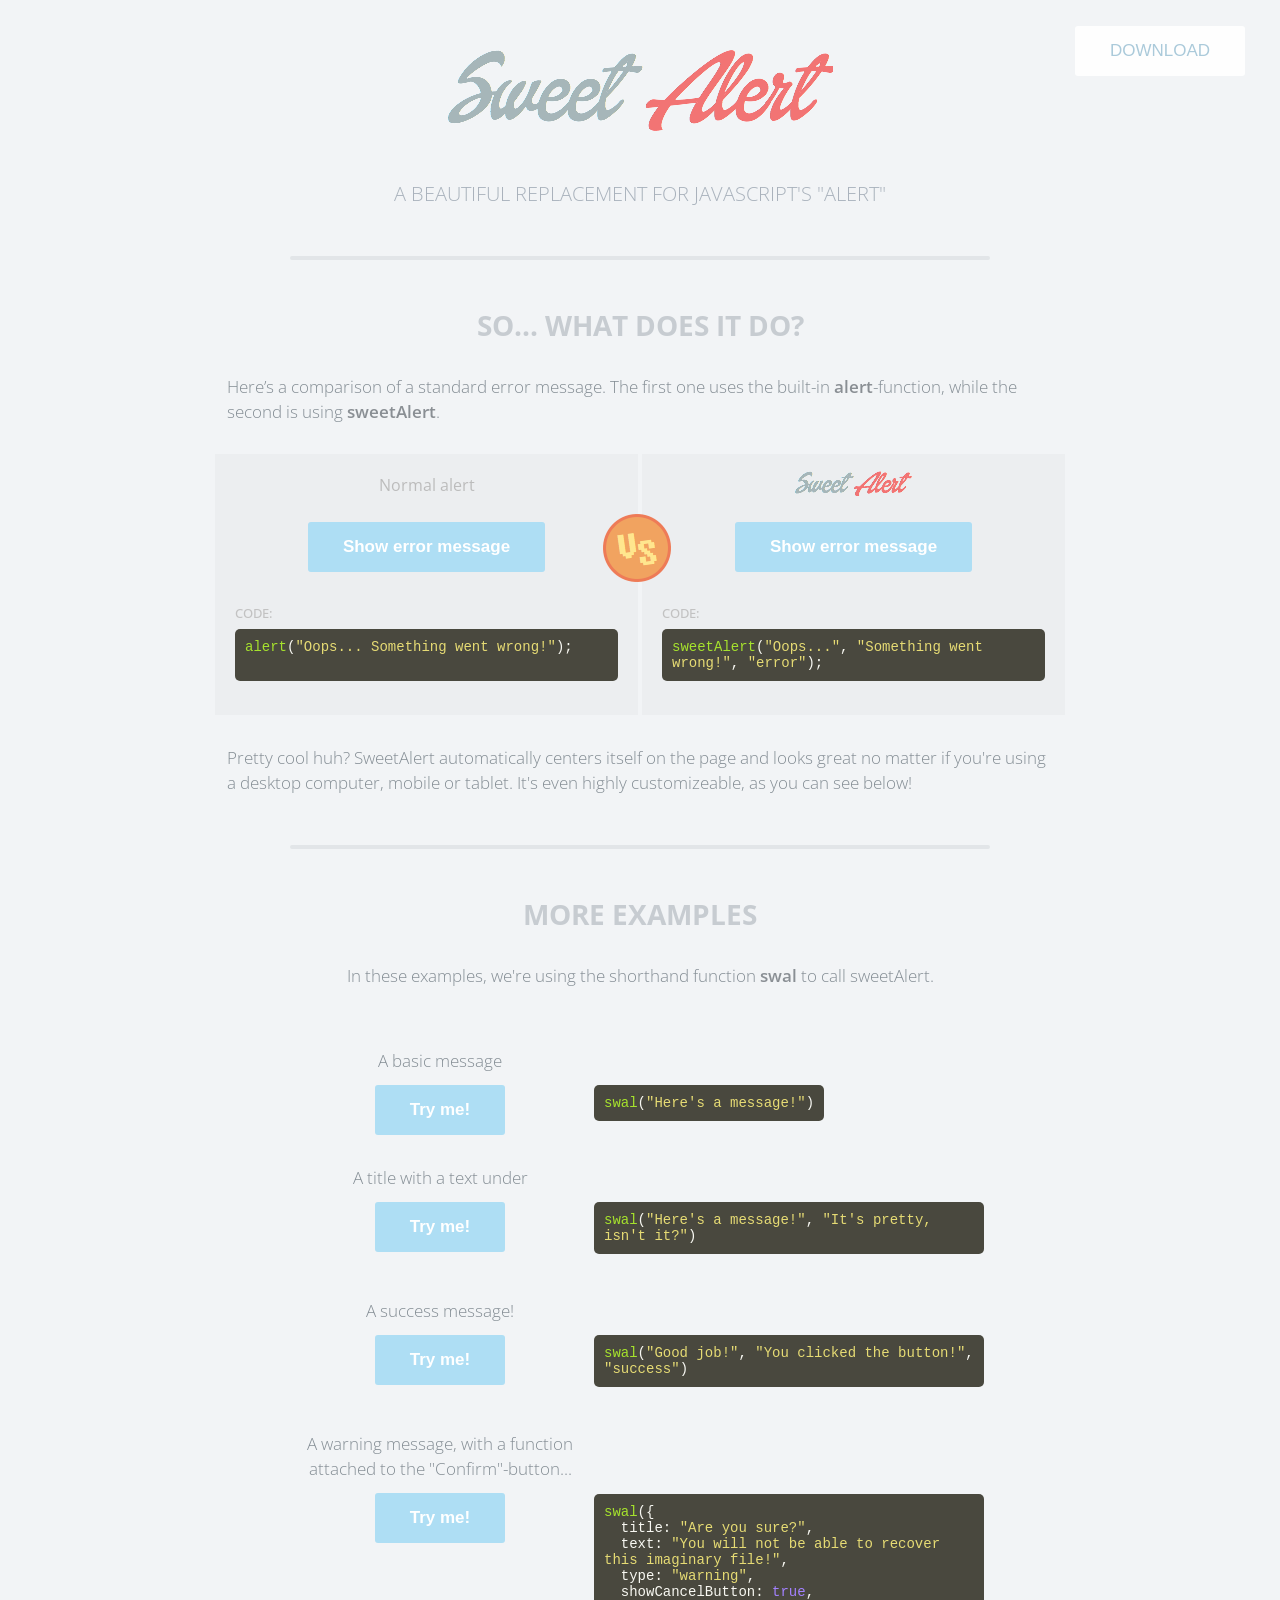
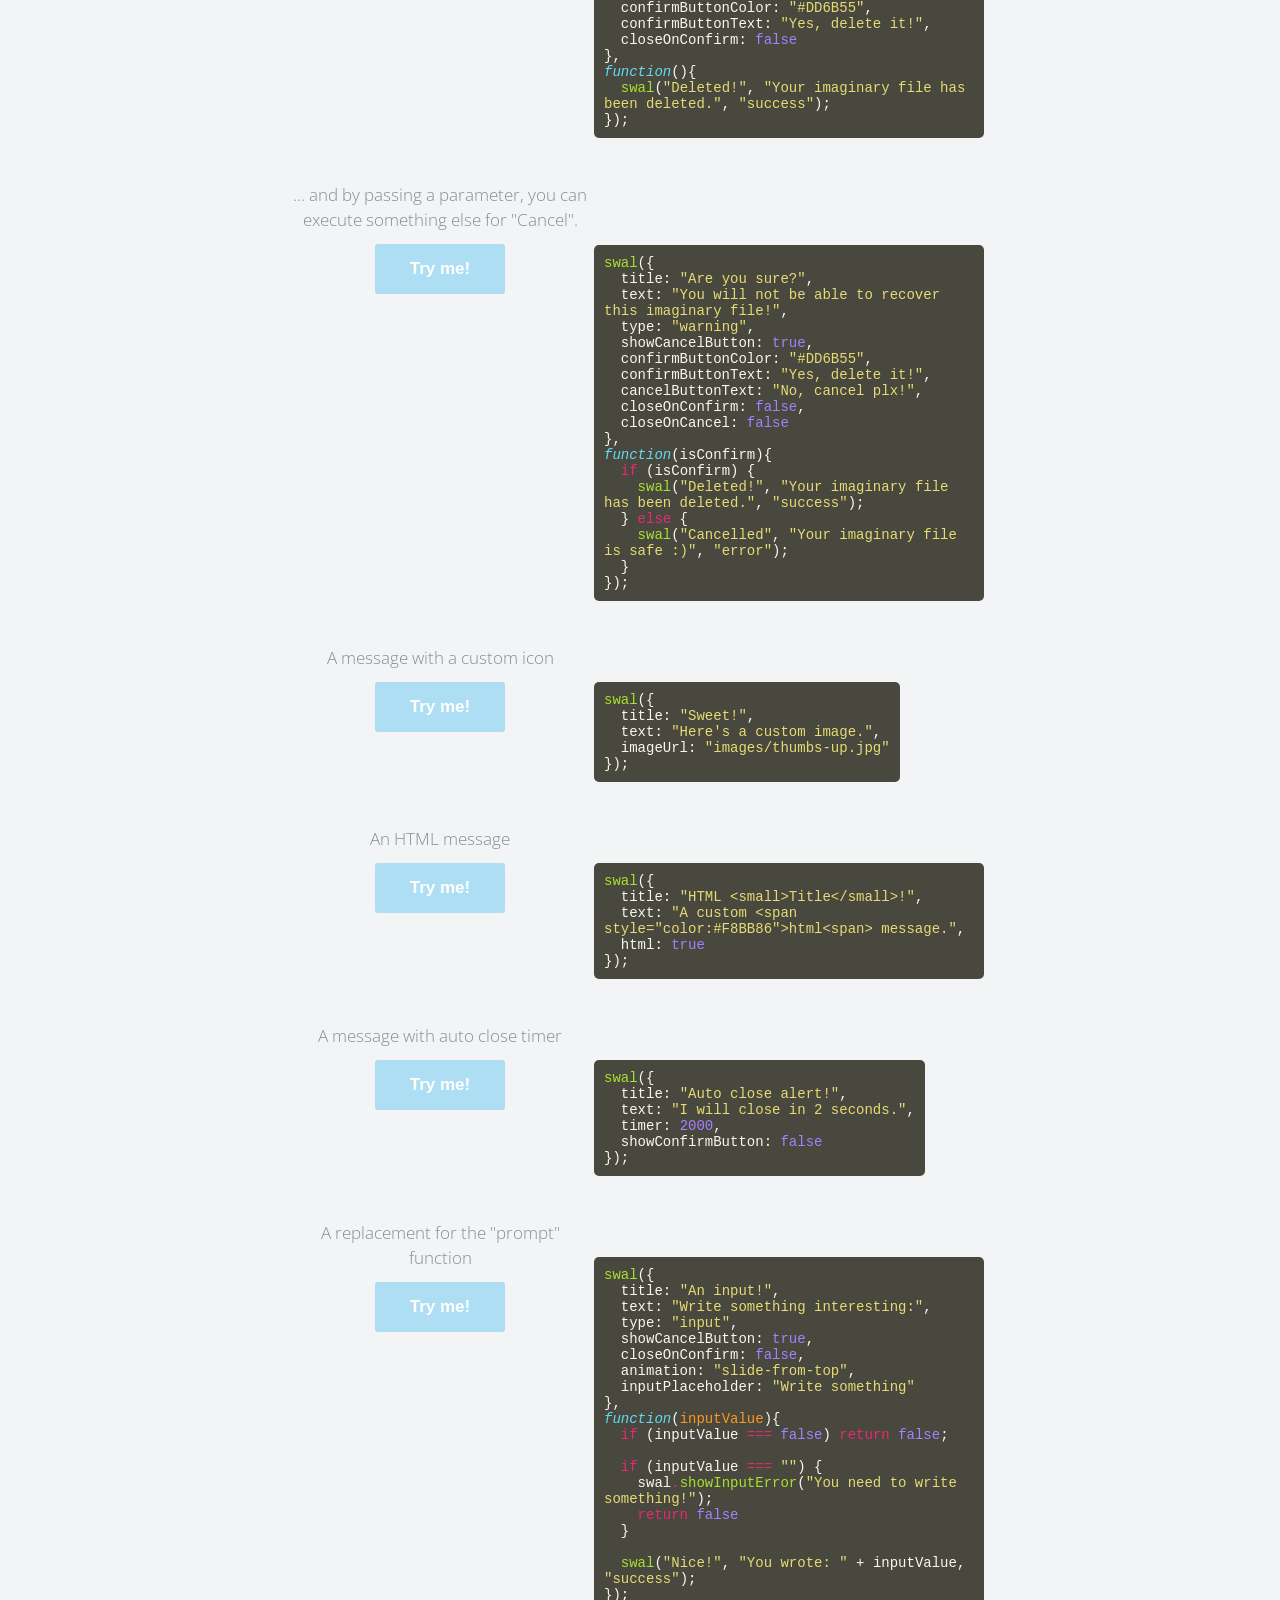
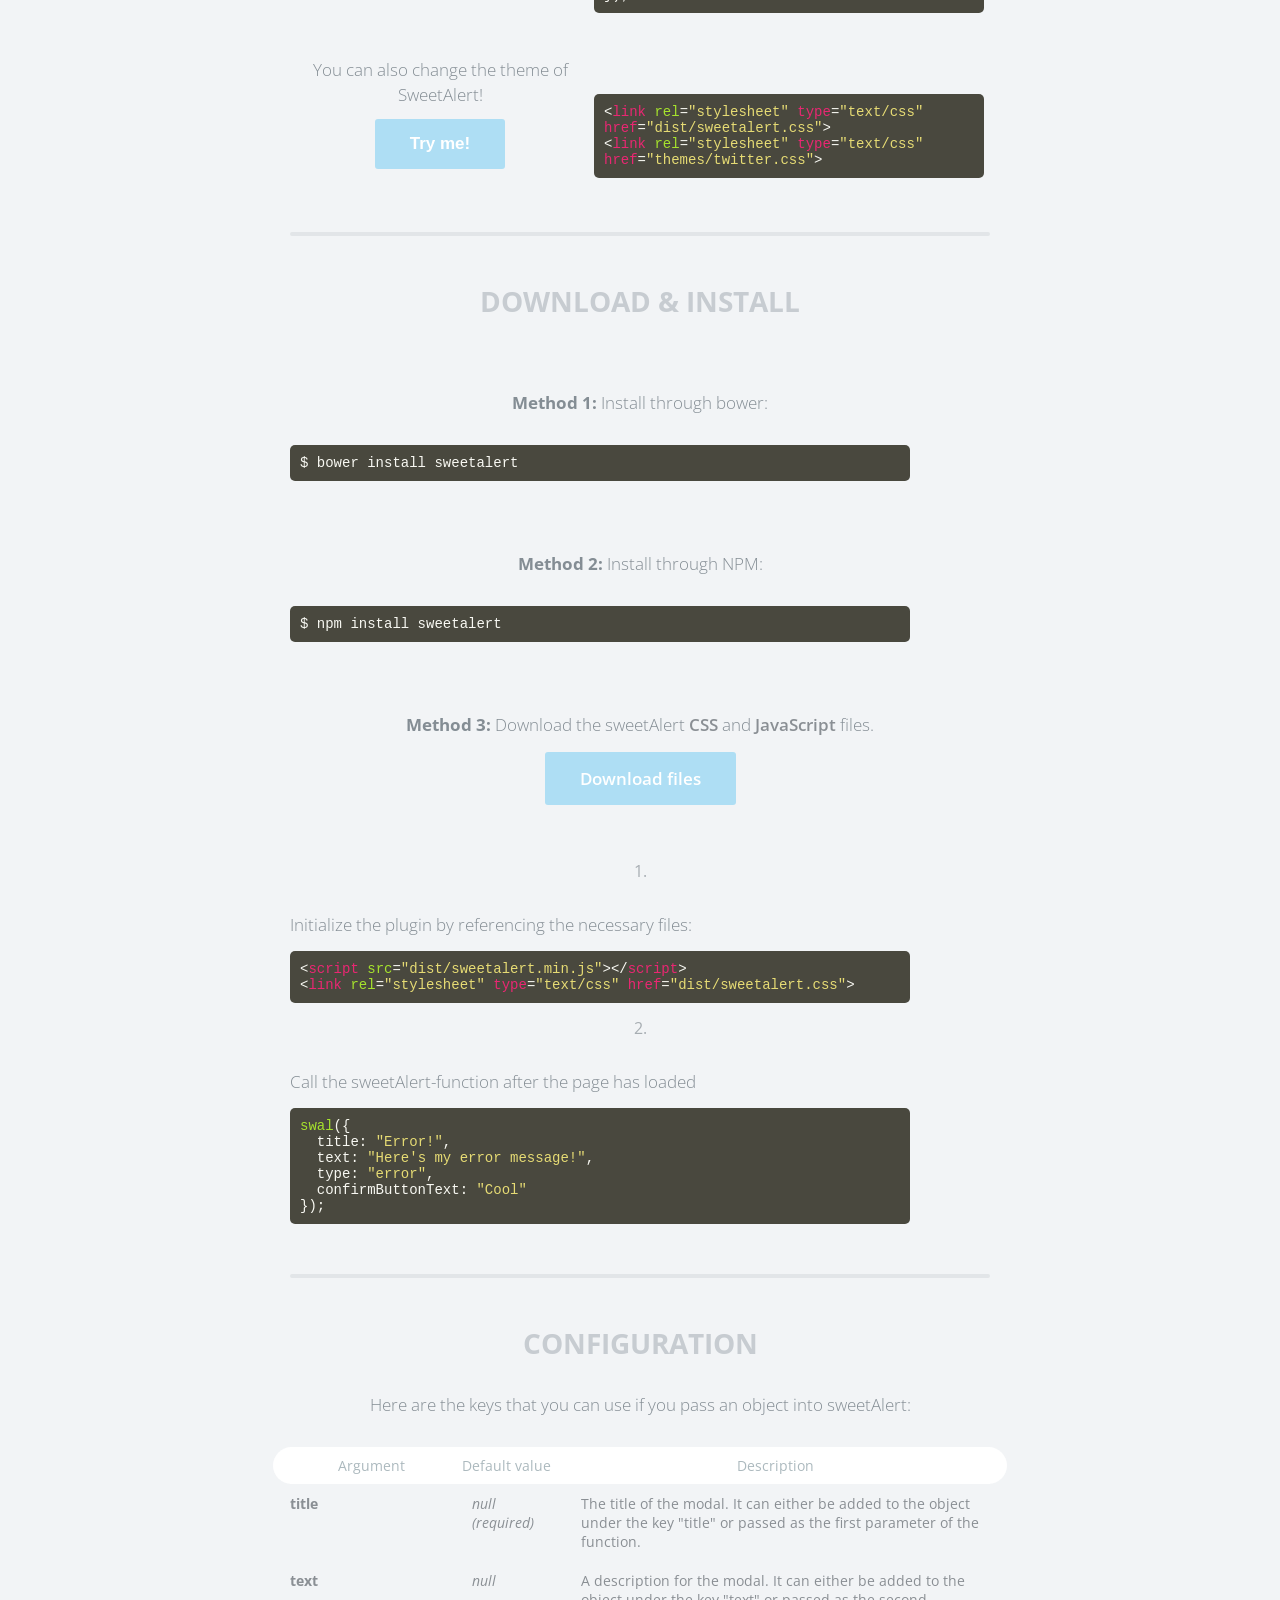
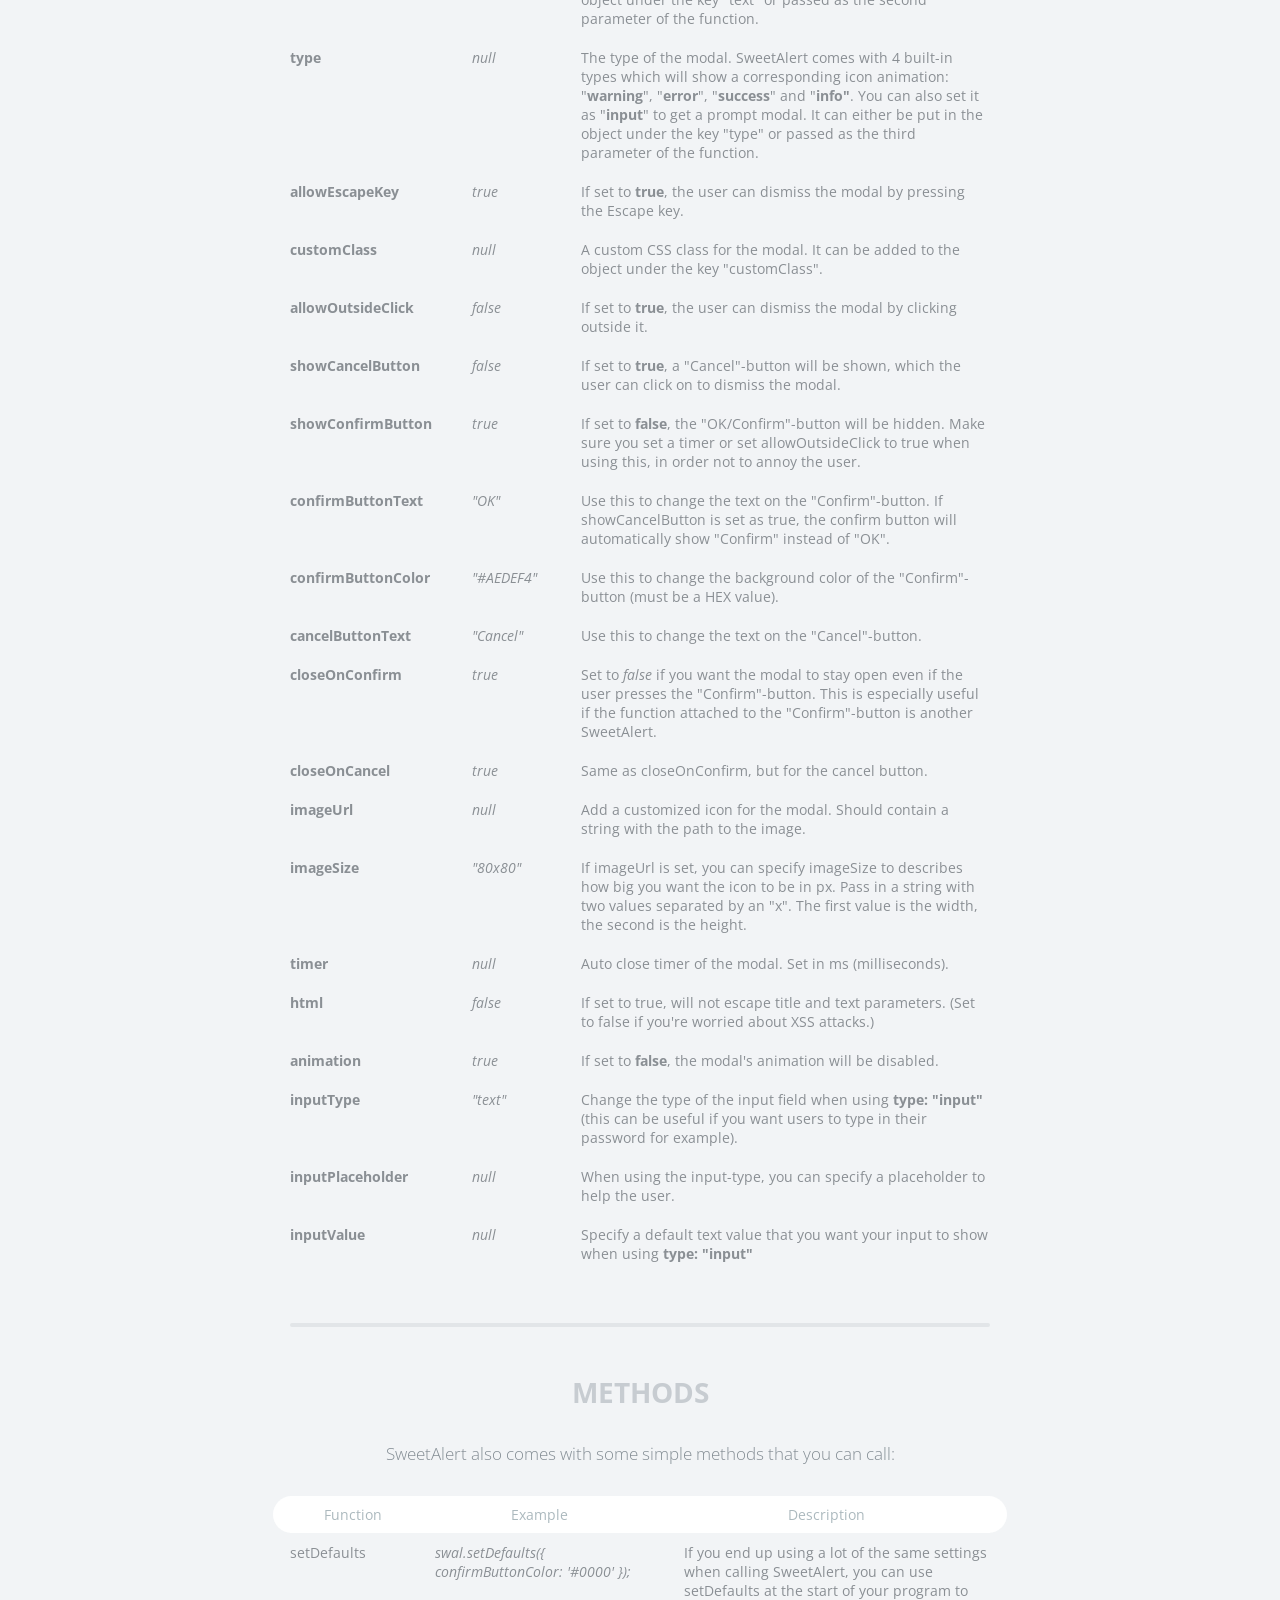
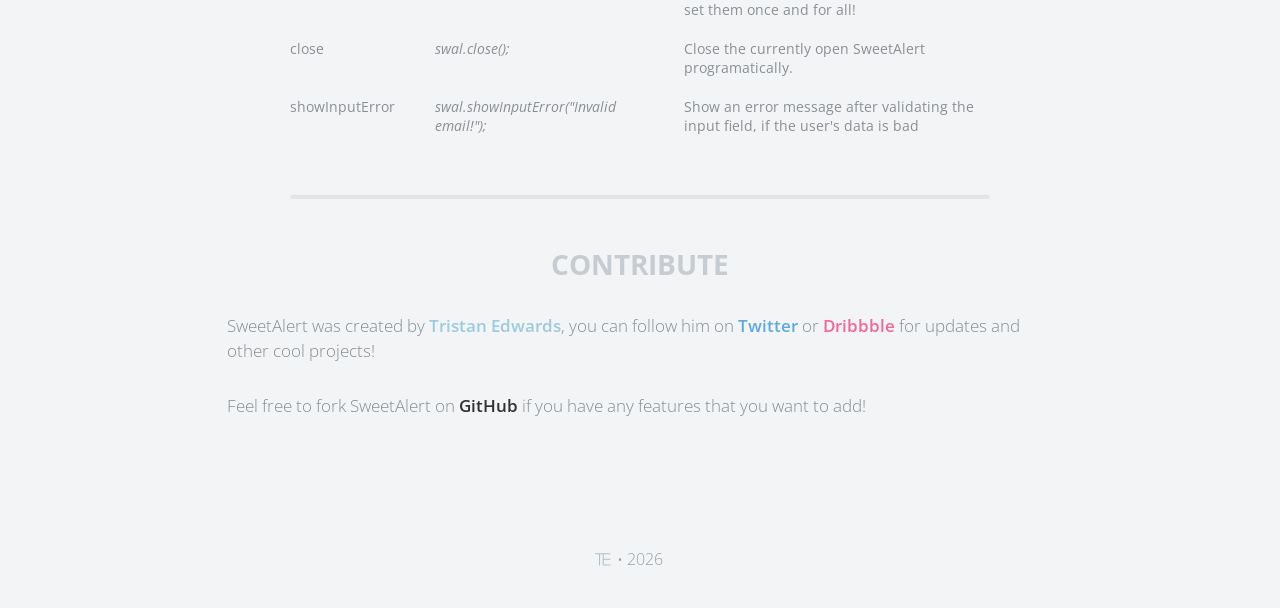
<file: bower_components/sweetalert/index.html>
<!doctype html>

<html>

<head>
  <meta charset="utf-8">
  <meta name="viewport" content="width=device-width, initial-scale=1, maximum-scale=1, user-scalable=0" />
  <title>SweetAlert</title>
  
  <link rel="stylesheet" href="example/example.css">
  <script src="https://code.jquery.com/jquery-2.1.3.min.js"></script>

  <!-- This is what you need -->
  <script src="dist/sweetalert-dev.js"></script>
  <link rel="stylesheet" href="dist/sweetalert.css">
  <!--.......................-->

</head>

<body>

<h1>Sweet Alert</h1>
<h2>A beautiful replacement for JavaScript's "Alert"</h2>
<button class="download">Download</button>

<!-- What does it do? -->
<h3>So... What does it do?</h3>
<p>Here’s a comparison of a standard error message. The first one uses the built-in <strong>alert</strong>-function, while the second is using <strong>sweetAlert</strong>.</p>

<div class="showcase normal">
	<h4>Normal alert</h4>
	<button>Show error message</button>

	<h5>Code:</h5>
	<pre><span class="attr">alert</span>(<span class="str">"Oops... Something went wrong!"</span>);

	</pre>

	<div class="vs-icon"></div>
</div>

<div class="showcase sweet">
	<h4>Sweet Alert</h4>
	<button>Show error message</button>

	<h5>Code:</h5>
	<pre><span class="attr">sweetAlert</span>(<span class="str">"Oops..."</span>, <span class="str">"Something went wrong!"</span>, <span class="str">"error"</span>);</pre>
</div>

<p>Pretty cool huh? SweetAlert automatically centers itself on the page and looks great no matter if you're using a desktop computer, mobile or tablet. It's even highly customizeable, as you can see below!</p>


<!-- Examples -->
<h3>More examples</h3>

<p class="center">In these examples, we're using the shorthand function <strong>swal</strong> to call sweetAlert.</p>

<ul class="examples">

	<li class="message">
		<div class="ui">
			<p>A basic message</p>
			<button>Try me!</button>
		</div>
		<pre><span class="attr">swal</span>(<span class="str">"Here's a message!"</span>)</pre>
	</li>

	<li class="title-text">
		<div class="ui">
			<p>A title with a text under</p>
			<button>Try me!</button>
		</div>
		<pre><span class="attr">swal</span>(<span class="str">"Here's a message!"</span>, <span class="str">"It's pretty, isn't it?"</span>)</pre>
	</li>

	<li class="success">
		<div class="ui">
			<p>A success message!</p>
			<button>Try me!</button>
		</div>
		<pre><span class="attr">swal</span>(<span class="str">"Good job!"</span>, <span class="str">"You clicked the button!"</span>, <span class="str">"success"</span>)</pre>
	</li>

	<li class="warning confirm">
		<div class="ui">
			<p>A warning message, with a function attached to the "Confirm"-button...</p>
			<button>Try me!</button>
		</div>
		<pre><span class="attr">swal</span>({
&nbsp;&nbsp;title: <span class="str">"Are you sure?"</span>,
&nbsp;&nbsp;text: <span class="str">"You will not be able to recover this imaginary file!"</span>,
&nbsp;&nbsp;type: <span class="str">"warning"</span>,
&nbsp;&nbsp;showCancelButton: <span class="val">true</span>,
&nbsp;&nbsp;confirmButtonColor: <span class="str">"#DD6B55"</span>,
&nbsp;&nbsp;confirmButtonText: <span class="str">"Yes, delete it!"</span>,
&nbsp;&nbsp;closeOnConfirm: <span class="val">false</span>
},
<span class="func"><i>function</i></span>(){
&nbsp;&nbsp;<span class="attr">swal</span>(<span class="str">"Deleted!"</span>, <span class="str">"Your imaginary file has been deleted."</span>, <span class="str">"success"</span>);
});</pre>
	</li>

	<li class="warning cancel">
		<div class="ui">
			<p>... and by passing a parameter, you can execute something else for "Cancel".</p>
			<button>Try me!</button>
		</div>
		<pre><span class="attr">swal</span>({
&nbsp;&nbsp;title: <span class="str">"Are you sure?"</span>,
&nbsp;&nbsp;text: <span class="str">"You will not be able to recover this imaginary file!"</span>,
&nbsp;&nbsp;type: <span class="str">"warning"</span>,
&nbsp;&nbsp;showCancelButton: <span class="val">true</span>,
&nbsp;&nbsp;confirmButtonColor: <span class="str">"#DD6B55"</span>,
&nbsp;&nbsp;confirmButtonText: <span class="str">"Yes, delete it!"</span>,
&nbsp;&nbsp;cancelButtonText: <span class="str">"No, cancel plx!"</span>,
&nbsp;&nbsp;closeOnConfirm: <span class="val">false</span>,
&nbsp;&nbsp;closeOnCancel: <span class="val">false</span>
},
<span class="func"><i>function</i></span>(isConfirm){
&nbsp;&nbsp;<span class="tag">if</span> (isConfirm) {
&nbsp;&nbsp;&nbsp;&nbsp;<span class="attr">swal</span>(<span class="str">"Deleted!"</span>, <span class="str">"Your imaginary file has been deleted."</span>, <span class="str">"success"</span>);
&nbsp;&nbsp;} <span class="tag">else</span> {
	&nbsp;&nbsp;&nbsp;&nbsp;<span class="attr">swal</span>(<span class="str">"Cancelled"</span>, <span class="str">"Your imaginary file is safe :)"</span>, <span class="str">"error"</span>);
&nbsp;&nbsp;}
});</pre>
	</li>

	<li class="custom-icon">
		<div class="ui">
			<p>A message with a custom icon</p>
			<button>Try me!</button>
		</div>
		<pre><span class="attr">swal</span>({
&nbsp;&nbsp;title: <span class="str">"Sweet!"</span>,
&nbsp;&nbsp;text: <span class="str">"Here's a custom image."</span>,
&nbsp;&nbsp;imageUrl: <span class="str">"images/thumbs-up.jpg"</span>
});</pre>
	</li>

	<li class="message-html">
		<div class="ui">
			<p>An HTML message</p>
			<button>Try me!</button>
		</div>
		<pre><span class="attr">swal</span>({
&nbsp;&nbsp;title: <span class="str">"HTML &lt;small&gt;Title&lt;/small&gt;!"</span>,
&nbsp;&nbsp;text: <span class="str">"A custom &lt;span style="color:#F8BB86"&gt;html&lt;span&gt; message."</span>,
&nbsp;&nbsp;html: <span class="val">true</span>
});</pre>
	</li>

	<li class="timer">
		<div class="ui">
			<p>A message with auto close timer</p>
			<button>Try me!</button>
		</div>
		<pre><span class="attr">swal</span>({
&nbsp;&nbsp;title: <span class="str">"Auto close alert!"</span>,
&nbsp;&nbsp;text: <span class="str">"I will close in 2 seconds."</span>,
&nbsp;&nbsp;timer: <span class="val">2000</span>,
&nbsp;&nbsp;showConfirmButton: <span class="val">false</span>
});</pre>
	</li>


	<li class="input">
		<div class="ui">
			<p>A replacement for the "prompt" function</p>
			<button>Try me!</button>
		</div>
		<pre><span class="attr">swal</span>({
&nbsp;&nbsp;title: <span class="str">"An input!"</span>,
&nbsp;&nbsp;text: <span class="str">"Write something interesting:"</span>,
&nbsp;&nbsp;type: <span class="str">"input"</span>,
&nbsp;&nbsp;showCancelButton: <span class="val">true</span>,
&nbsp;&nbsp;closeOnConfirm: <span class="val">false</span>,
&nbsp;&nbsp;animation: <span class="str">"slide-from-top"</span>,
&nbsp;&nbsp;inputPlaceholder: <span class="str">"Write something"</span>
},
<span class="func"><i>function</i></span>(<span class="arg">inputValue</span>){
&nbsp;&nbsp;<span class="tag">if</span> (inputValue <span class="tag">===</span> <span class="val">false</span>) <span class="tag">return</span> <span class="val">false</span>;
&nbsp;&nbsp;
&nbsp;&nbsp;<span class="tag">if</span> (inputValue <span class="tag">===</span> <span class="str">""</span>) {
&nbsp;&nbsp;&nbsp;&nbsp;swal<span class="tag">.</span><span class="attr">showInputError</span>(<span class="str">"You need to write something!"</span>);
&nbsp;&nbsp;&nbsp;&nbsp;<span class="tag">return</span> <span class="val">false</span>
&nbsp;&nbsp;}
&nbsp;&nbsp;
&nbsp;&nbsp;<span class="attr">swal</span>(<span class="str">"Nice!"</span>, <span class="str">"You wrote: "</span> + inputValue, <span class="str">"success"</span>);
});</pre>
	</li>

	<li class="theme">
		<div class="ui">
			<p>You can also change the theme of SweetAlert!</p>
			<button>Try me!</button>
		</div>
		<pre>&lt;<span class="tag">link</span> <span class="attr">rel</span>=<span class="str">"stylesheet"</span> <span class="tag">type</span>=<span class="str">"text/css"</span> <span class="tag">href</span>=<span class="str">"dist/sweetalert.css"</span>&gt;
			&lt;<span class="tag">link</span> <span class="attr">rel</span>=<span class="str">"stylesheet"</span> <span class="tag">type</span>=<span class="str">"text/css"</span> <span class="tag">href</span>=<span class="str">"themes/twitter.css"</span>&gt;</pre>
	</li>

</ul>


<!-- Download & Install -->
<h3 id="download-section">Download & install</h3>

<div class="center-container">
	<p class="center"><b>Method 1:</b> Install through bower:</p>
	<pre class="center">$ bower install sweetalert</pre>
</div>

<div class="center-container">
	<p class="center"><b>Method 2:</b> Install through NPM:</p>
	<pre class="center">$ npm install sweetalert</pre>
</div>

<p class="center"><b>Method 3:</b> Download the sweetAlert <strong>CSS</strong> and <strong>JavaScript</strong> files.</p>

<a class="button" href="https://github.com/t4t5/sweetalert/archive/master.zip" download>Download files</a>

<ol>
	<li>
		<p>Initialize the plugin by referencing the necessary files:</p>
		<pre>&lt;<span class="tag">script</span> <span class="attr">src</span>=<span class="str">"dist/sweetalert.min.js"</span>&gt;&lt;/<span class="tag">script</span>&gt;
&lt;<span class="tag">link</span> <span class="attr">rel</span>=<span class="str">"stylesheet"</span> <span class="tag">type</span>=<span class="str">"text/css"</span> <span class="tag">href</span>=<span class="str">"dist/sweetalert.css"</span>&gt;</pre>
	</li>

	<li>
		<p>Call the sweetAlert-function after the page has loaded</p>
		<pre><span class="attr">swal</span>({
&nbsp;&nbsp;title: <span class="str">"Error!"</span>,
&nbsp;&nbsp;text: <span class="str">"Here's my error message!"</span>,
&nbsp;&nbsp;type: <span class="str">"error"</span>,
&nbsp;&nbsp;confirmButtonText: <span class="str">"Cool"</span>
});
</pre>
	</li>
</ol>



<!-- Configuration -->
<h3>Configuration</h3>

<p class="center">Here are the keys that you can use if you pass an object into sweetAlert:</p>

<table>
	<tr class="titles">
		<th>
			<div class="border-left"></div>
			Argument
		</th>
		<th>Default value</th>
		<th>
			<div class="border-right"></div>
			Description
		</th>
	</tr>
	<tr>
		<td><b>title</b></td>
		<td><i>null (required)</i></td>
		<td>The title of the modal. It can either be added to the object under the key "title" or passed as the first parameter of the function.</td>
	</tr>
	<tr>
		<td><b>text</b></td>
		<td><i>null</i></td>
		<td>A description for the modal. It can either be added to the object under the key "text" or passed as the second parameter of the function.</td>
	</tr>
	<tr>
		<td><b>type</b></td>
		<td><i>null</i></td>
		<td>The type of the modal. SweetAlert comes with 4 built-in types which will show a corresponding icon animation: "<strong>warning</strong>", "<strong>error</strong>", "<strong>success</strong>" and "<strong>info"</strong>. You can also set it as "<strong>input</strong>" to get a prompt modal. It can either be put in the object under the key "type" or passed as the third parameter of the function.</td>
	</tr>
    <tr>
      <td><b>allowEscapeKey</b></td>
      <td><i>true</i></td>
      <td>If set to <strong>true</strong>, the user can dismiss the modal by pressing the Escape key.</td>
    </tr>
	<tr>
		<td><b>customClass</b></td>
		<td><i>null</i></td>
		<td>A custom CSS class for the modal. It can be added to the object under the key "customClass".</td>
	</tr>
	<tr>
		<td><b>allowOutsideClick</b></td>
		<td><i>false</i></td>
		<td>If set to <strong>true</strong>, the user can dismiss the modal by clicking outside it.</td>
	</tr>
	<tr>
		<td><b>showCancelButton</b></td>
		<td><i>false</i></td>
		<td>If set to <strong>true</strong>, a "Cancel"-button will be shown, which the user can click on to dismiss the modal.</td>
	</tr>
	<tr>
		<td><b>showConfirmButton</b></td>
		<td><i>true</i></td>
		<td>If set to <strong>false</strong>, the "OK/Confirm"-button will be hidden. Make sure you set a timer or set allowOutsideClick to true when using this, in order not to annoy the user.</td>
	</tr>
	<tr>
		<td><b>confirmButtonText</b></td>
		<td><i>"OK"</i></td>
		<td>Use this to change the text on the "Confirm"-button. If showCancelButton is set as true, the confirm button will automatically show "Confirm" instead of "OK".</td>
	</tr>
	<tr>
		<td><b>confirmButtonColor</b></td>
		<td><i>"#AEDEF4"</i></td>
		<td>Use this to change the background color of the "Confirm"-button (must be a HEX value).</td>
	</tr>
	<tr>
		<td><b>cancelButtonText</b></td>
		<td><i>"Cancel"</i></td>
		<td>Use this to change the text on the "Cancel"-button.</td>
	</tr>
	<tr>
		<td><b>closeOnConfirm</b></td>
		<td><i>true</i></td>
		<td>Set to <i>false</i> if you want the modal to stay open even if the user presses the "Confirm"-button. This is especially useful if the function attached to the "Confirm"-button is another SweetAlert.</td>
	</tr>
	<tr>
		<td><b>closeOnCancel</b></td>
		<td><i>true</i></td>
		<td>Same as closeOnConfirm, but for the cancel button.</td>
	</tr>
	<tr>
		<td><b>imageUrl</b></td>
		<td><i>null</i></td>
		<td>Add a customized icon for the modal. Should contain a string with the path to the image.</td>
	</tr>
	<tr>
		<td><b>imageSize</b></td>
		<td><i>"80x80"</i></td>
		<td>If imageUrl is set, you can specify imageSize to describes how big you want the icon to be in px. Pass in a string with two values separated by an "x". The first value is the width, the second is the height.</td>
	</tr>
	<tr>
		<td><b>timer</b></td>
		<td><i>null</i></td>
		<td>Auto close timer of the modal. Set in ms (milliseconds).</td>
	</tr>
	<tr>
		<td><b>html</b></td>
		<td><i>false</i></td>
		<td>If set to true, will not escape title and text parameters. (Set to false if you're worried about XSS attacks.)</td>
	</tr>
	<tr>
		<td><b>animation</b></td>
		<td><i>true</i></td>
		<td>If set to <strong>false</strong>, the modal's animation will be disabled.</td>
	</tr>
	<tr>
		<td><b>inputType</b></td>
		<td><i>"text"</i></td>
		<td>Change the type of the input field when using <strong>type: "input"</strong> (this can be useful if you want users to type in their password for example).</td>
	</tr>
	<tr>
		<td><b>inputPlaceholder</b></td>
		<td><i>null</i></td>
		<td>When using the input-type, you can specify a placeholder to help the user.</td>
	</tr>
	<tr>
		<td><b>inputValue</b></td>
		<td><i>null</i></td>
		<td>Specify a default text value that you want your input to show when using <strong>type: "input"</strong></td>
	</tr>
</table>


<!-- Methods -->
<h3>Methods</h3>

<p class="center">SweetAlert also comes with some simple methods that you can call:</p>

<table>
	<tr class="titles">
		<th>
			<div class="border-left"></div>
			Function
		</th>
		<th>Example</th>
		<th>
			<div class="border-right"></div>
			Description
		</th>
	</tr>
	<tr>
		<td>setDefaults</td>
		<td><i>swal.setDefaults({ confirmButtonColor: '#0000' });</i></td>
		<td>If you end up using a lot of the same settings when calling SweetAlert, you can use setDefaults at the start of your program to set them once and for all!</td>
	</tr>
	<tr>
		<td>close</td>
		<td><i>swal.close();</i></td>
		<td>Close the currently open SweetAlert programatically.</td>
	</tr>
	<tr>
		<td>showInputError</td>
		<td><i>swal.showInputError("Invalid email!");</i></td>
		<td>Show an error message after validating the input field, if the user's data is bad</td>
	</tr>
</table>



<!-- Contribute -->
<h3>Contribute</h3>
<p>SweetAlert was created by <a href="http://tristanedwards.me" target="_blank">Tristan Edwards</a>, you can follow him on <a href="https://twitter.com/t4t5" target="_blank" class="twitter">Twitter</a> or <a href="https://dribbble.com/tristanedwards" target="_blank" class="dribbble">Dribbble</a> for updates and other cool projects!</p>
<p>Feel free to fork SweetAlert on <a href="https://github.com/t4t5/sweetalert" class="github">GitHub</a> if you have any features that you want to add!</p>


<footer>
	<span class="te-logo">TE</span> • <script>document.write(new Date().getFullYear())</script>
</footer>


<script>

document.querySelector('button.download').onclick = function(){
	$("html, body").animate({ scrollTop: $("#download-section").offset().top }, 1000);
};

document.querySelector('.showcase.normal button').onclick = function(){
	alert("Oops... Something went wrong!");
};

document.querySelector('.showcase.sweet button').onclick = function(){
	swal("Oops...", "Something went wrong!", "error");
};

document.querySelector('ul.examples li.message button').onclick = function(){
	swal("Here's a message!");
};

document.querySelector('ul.examples li.timer button').onclick = function(){
	swal({
		title: "Auto close alert!",
		text: "I will close in 2 seconds.",
		timer: 2000,
		showConfirmButton: false
	});
};

document.querySelector('ul.examples li.title-text button').onclick = function(){
	swal("Here's a message!", "It's pretty, isn't it?");
};

document.querySelector('ul.examples li.success button').onclick = function(){
	swal("Good job!", "You clicked the button!", "success");
};

document.querySelector('ul.examples li.warning.confirm button').onclick = function(){
	swal({
		title: "Are you sure?",
		text: "You will not be able to recover this imaginary file!",
		type: "warning",
		showCancelButton: true,
		confirmButtonColor: '#DD6B55',
		confirmButtonText: 'Yes, delete it!',
		closeOnConfirm: false
	},
	function(){
		swal("Deleted!", "Your imaginary file has been deleted!", "success");
	});
};

document.querySelector('ul.examples li.warning.cancel button').onclick = function(){
	swal({
		title: "Are you sure?",
		text: "You will not be able to recover this imaginary file!",
		type: "warning",
		showCancelButton: true,
		confirmButtonColor: '#DD6B55',
		confirmButtonText: 'Yes, delete it!',
		cancelButtonText: "No, cancel plx!",
		closeOnConfirm: false,
		closeOnCancel: false
	},
	function(isConfirm){
    if (isConfirm){
      swal("Deleted!", "Your imaginary file has been deleted!", "success");
    } else {
      swal("Cancelled", "Your imaginary file is safe :)", "error");
    }
	});
};

document.querySelector('ul.examples li.custom-icon button').onclick = function(){
	swal({
		title: "Sweet!",
		text: "Here's a custom image.",
		imageUrl: 'example/images/thumbs-up.jpg'
	});
};

document.querySelector('ul.examples li.message-html button').onclick = function(){
	swal({
		title: "HTML <small>Title</small>!",
		text: 'A custom <span style="color:#F8BB86">html<span> message.',
		html: true
	});
};

document.querySelector('ul.examples li.input button').onclick = function(){
	swal({
		title: "An input!",
		text: 'Write something interesting:',
		type: 'input',
		showCancelButton: true,
		closeOnConfirm: false,
		animation: "slide-from-top",
		inputPlaceholder: "Write something"
	}, 
	function(inputValue){
		if (inputValue === false) return false;

		if (inputValue === "") {
			swal.showInputError("You need to write something!");
			return false;
		}
		
		swal("Nice!", 'You wrote: ' + inputValue, "success");
		
	});
};

document.querySelector('ul.examples li.theme button').onclick = function() {
	swal({
		title: "Themes!",
		text: "Here's the Twitter theme for SweetAlert!",
		confirmButtonText: "Cool!",
		customClass: 'twitter'
	});
};

</script>



</body>

</html>
</file>
<file: bower_components/sweetalert/example/example.css>
@import url(http://fonts.googleapis.com/css?family=Open+Sans:400,600,700,300);
@import url(http://fonts.googleapis.com/css?family=Open+Sans+Condensed:700);
body {
  background-color: #f2f4f6;
  font-family: 'Open Sans', sans-serif;
  text-align: center; }

h1 {
  background-image: url("images/logo_big.png");
  background-image: -webkit-image-set(url("images/logo_big.png") 1x, url("images/logo_big@2x.png") 2x);
  width: 385px;
  height: 81px;
  text-indent: -9999px;
  white-space: nowrap;
  margin: 50px auto; }
  @media all and (max-width: 420px) {
    h1 {
      width: 300px;
      background-size: contain;
      background-repeat: no-repeat;
      background-position: center; } }
  @media all and (max-width: 330px) {
    h1 {
      width: 250px; } }

h2 {
  font-size: 20px;
  color: #A9B2BC;
  line-height: 25px;
  text-transform: uppercase;
  font-weight: 300;
  text-align: center;
  display: block; }

h3 {
  font-size: 28px;
  color: #C7CCD1;
  text-transform: uppercase;
  font-family: 'Open Sans Condensed', sans-serif;
  margin-top: 100px;
  text-align: center;
  position: relative; }
  h3#download-section {
    margin-top: 50px;
    padding-top: 40px; }
  h3::after {
    content: "";
    background-color: #e2e5e8;
    height: 4px;
    width: 700px;
    left: 50%;
    margin-left: -350px;
    position: absolute;
    margin-top: -50px;
    border-radius: 2px; }
    @media all and (max-width: 740px) {
      h3::after {
        width: auto;
        left: 20px;
        right: 20px;
        margin-left: 0; } }

a {
  text-decoration: none; }

p {
  max-width: 826px;
  margin: 30px auto;
  font-size: 17px;
  font-weight: 300;
  color: #848D94;
  line-height: 25px;
  text-align: left; }
  p.center {
    text-align: center; }
  p strong {
    color: #8A8F94;
    font-weight: 600; }
  p a {
    color: #9ECADF;
    font-weight: 600; }
    p a:hover {
      text-decoration: underline; }
    p a.twitter {
      color: #5eaade; }
    p a.dribbble {
      color: #f26798; }
    p a.github {
      color: #323131; }

button, .button {
  background-color: #AEDEF4;
  color: white;
  border: none;
  box-shadow: none;
  font-size: 17px;
  font-weight: 500;
  font-weight: 600;
  border-radius: 3px;
  padding: 15px 35px;
  margin: 26px 5px 0 5px;
  cursor: pointer; }
  button:focus, .button:focus {
    outline: none; }
  button:hover, .button:hover {
    background-color: #a1d9f2; }
  button:active, .button:active {
    background-color: #81ccee; }
  button.cancel, .button.cancel {
    background-color: #D0D0D0; }
    button.cancel:hover, .button.cancel:hover {
      background-color: #c8c8c8; }
    button.cancel:active, .button.cancel:active {
      background-color: #b6b6b6; }
  button.download, .button.download {
    position: fixed;
    right: 30px;
    top: 0;
    background-color: rgba(255, 255, 255, 0.9);
    color: #ABCADA;
    font-weight: 500;
    text-transform: uppercase;
    z-index: 3; }
    @media all and (max-width: 1278px) {
      button.download, .button.download {
        display: none; } }

.center-container {
  max-width: 700px;
  margin: 70px auto; }

pre {
  background-color: #49483e;
  color: #f8f8f2;
  padding: 10px;
  border-radius: 5px;
  white-space: pre-line;
  text-align: left;
  font-size: 14px;
  max-width: 600px; }
  pre .str {
    color: #e6db74; }
  pre .func {
    color: #66d9ef; }
  pre .val {
    color: #a381ff; }
  pre .tag {
    color: #e92772; }
  pre .attr {
    color: #a6e22d; }
  pre .arg {
    color: #fd9720; }

.showcase {
  background-color: #eceef0;
  padding: 20px;
  display: inline-block;
  width: 383px;
  vertical-align: top;
  position: relative; }
  @media all and (max-width: 865px) {
    .showcase {
      margin: 5px auto;
      padding: 46px 20px; } }
  @media all and (max-width: 440px) {
    .showcase {
      width: auto; } }
  .showcase h4 {
    font-size: 16px;
    color: #BCBCBC;
    line-height: 22px;
    margin: 0 auto;
    font-weight: 400; }
  .showcase.sweet h4 {
    width: 117px;
    height: 25px;
    margin-top: -3px;
    text-indent: -9999px;
    background-image: url("images/logo_small.png");
    background-image: -webkit-image-set(url("images/logo_small.png") 1x, url("images/logo_small@2x.png") 2x); }
  .showcase h5 {
    margin-bottom: -7px;
    text-align: left;
    font-weight: 500;
    text-transform: uppercase;
    color: #c2c2c2; }
  .showcase button {
    margin-bottom: 10px; }
  .showcase .vs-icon {
    background-image: url("images/vs_icon.png");
    background-image: -webkit-image-set(url("images/vs_icon.png") 1x, url("images/vs_icon@2x.png") 2x);
    width: 69px;
    height: 69px;
    position: absolute;
    right: -34px;
    top: 60px;
    z-index: 2; }
    @media all and (max-width: 865px) {
      .showcase .vs-icon {
        margin: 5px auto;
        right: auto;
        left: 50%;
        margin-left: -35px;
        top: auto;
        bottom: -35px; } }

ul.examples {
  list-style-type: none;
  width: 700px;
  margin: 0 auto;
  text-align: left;
  padding-left: 0; }
  @media all and (max-width: 758px) {
    ul.examples {
      width: auto; } }
  ul.examples li {
    padding-left: 0; }
  ul.examples .ui, ul.examples pre {
    display: inline-block;
    vertical-align: top; }
    @media all and (max-width: 758px) {
      ul.examples .ui, ul.examples pre {
        display: block;
        max-width: none;
        margin: 0 auto; } }
  ul.examples .ui {
    width: 300px;
    text-align: center; }
    ul.examples .ui button {
      margin-top: 12px; }
    ul.examples .ui p {
      text-align: center;
      margin-bottom: 0; }
  ul.examples pre {
    max-width: 370px;
    margin-top: 67px; }
    @media all and (max-width: 758px) {
      ul.examples pre {
        margin-top: 16px !important;
        margin-bottom: 60px; } }
  ul.examples .warning pre {
    margin-top: 93px; }

ol {
  max-width: 700px;
  margin: 70px auto;
  list-style-position: inside;
  padding-left: 0; }
  ol li {
    color: #A7ADB2; }
    ol li p {
      margin-bottom: 10px; }

table {
  width: 700px;
  font-size: 14px;
  color: #8a8f94;
  margin: 10px auto;
  text-align: left;
  border-collapse: collapse; }
  @media all and (max-width: 750px) {
    table {
      width: auto;
      margin: 10px 20px; } }
  table th {
    background-color: white;
    padding: 9px;
    color: #acb9be;
    font-weight: 400;
    text-align: center;
    position: relative; }
    table th .border-left, table th .border-right {
      position: absolute;
      background-color: white;
      border-radius: 50%;
      top: 0;
      left: -17px;
      width: 37px;
      height: 37px; }
    table th .border-right {
      left: auto;
      right: -17px; }
    @media all and (max-width: 750px) {
      table th:nth-child(2) {
        display: none; } }
  table td {
    padding: 10px 20px;
    vertical-align: top; }
    table td:first-child {
      padding-left: 0px; }
    table td:last-child {
      padding-right: 0px; }
    @media all and (max-width: 750px) {
      table td:nth-child(2) {
        display: none; } }
    @media all and (max-width: 360px) {
      table td {
        padding: 10px 4px; }
        table td b {
          font-size: 13px; } }

footer {
  margin-top: 100px;
  padding-bottom: 30px;
  color: #9A999F;
  display: inline-block;
  position: relative;
  color: gray;
  font-weight: 400;
  color: #93a1aa;
  font-weight: 300; }
  footer .te-logo {
    text-indent: -99999px;
    background-size: contain;
    background-repeat: no-repeat;
    background-position: center center;
    height: 16px;
    width: 16px;
    display: inline-block;
    margin-right: 5px;
    background-image: url("images/te-logo-small.svg");
    position: absolute;
    left: -22px;
    top: 3px; }

.sweet-alert.twitter {
  font-family: "Helvetica Neue", Helvetica, Arial, sans-serif;
  padding: 15px;
  padding-top: 55px;
  text-align: right;
  border-radius: 6px;
  box-shadow: 0px 0px 0px 1px rgba(0, 0, 0, 0.11), 0px 6px 30px rgba(0, 0, 0, 0.14); }
  .sweet-alert.twitter ~ .sweet-overlay {
    background: rgba(41, 47, 51, 0.9); }
  .sweet-alert.twitter h2 {
    position: absolute;
    top: 0;
    left: 0;
    right: 0;
    height: 40px;
    line-height: 40px;
    font-size: 16px;
    font-weight: 400;
    color: #8899a6;
    margin: 0;
    color: #66757f;
    border-bottom: 1px solid #e1e8ed; }
  .sweet-alert.twitter p {
    display: block;
    text-align: center;
    color: #66757f;
    font-weight: 400;
    font-size: 13px;
    margin-top: 7px; }
  .sweet-alert.twitter .sa-button-container {
    background-color: #f5f8fa;
    border-top: 1px solid #e1e8ed;
    box-shadow: 0px -1px 0px white;
    margin: -15px;
    margin-top: 0; }
  .sweet-alert.twitter[data-has-confirm-button=false][data-has-cancel-button=false] {
    padding-bottom: 10px; }
    .sweet-alert.twitter[data-has-confirm-button=false][data-has-cancel-button=false] .sa-button-container {
      display: none; }
  .sweet-alert.twitter button {
    border-radius: 2px;
    box-shadow: none !important;
    text-shadow: 0px -1px 0px rgba(0, 0, 0, 0.3);
    margin: 17px 0px;
    border-radius: 4px;
    font-size: 14px;
    font-weight: 600;
    padding: 8px 16px;
    position: relative; }
    .sweet-alert.twitter button:focus, .sweet-alert.twitter button.cancel:focus {
      box-shadow: none !important; }
      .sweet-alert.twitter button:focus::before, .sweet-alert.twitter button.cancel:focus::before {
        content: "";
        position: absolute;
        left: -5px;
        top: -5px;
        right: -5px;
        bottom: -5px;
        border: 2px solid #a5b0b4;
        border-radius: 8px; }
    .sweet-alert.twitter button.confirm {
      background-color: #55acee !important;
      background-image: linear-gradient(transparent, rgba(0, 0, 0, 0.05));
      -ms-filter: "progid:DXImageTransform.Microsoft.gradient(startColorstr=#00000000, endColorstr=#0C000000)";
      border: 1px solid #3b88c3;
      box-shadow: inset 0 1px 0 rgba(255, 255, 255, 0.15);
      margin-right: 15px; }
      .sweet-alert.twitter button.confirm:hover {
        background-color: #55acee;
        background-image: linear-gradient(transparent, rgba(0, 0, 0, 0.15));
        -ms-filter: "progid:DXImageTransform.Microsoft.gradient(startColorstr=#00000000, endColorstr=#26000000)";
        border-color: #3b88c3; }
    .sweet-alert.twitter button.cancel {
      color: #66757e;
      background-color: #f5f8fa;
      background-image: linear-gradient(#fff, #f5f8fa);
      text-shadow: 0px -1px 0px white;
      margin-right: 9px;
      border: 1px solid #e1e8ed; }
      .sweet-alert.twitter button.cancel:hover, .sweet-alert.twitter button.cancel:focus:hover {
        background-color: #e1e8ed;
        background-image: linear-gradient(#fff, #e1e8ed);
        -ms-filter: "progid:DXImageTransform.Microsoft.gradient(enabled=false)";
        border-color: #e1e8ed; }
      .sweet-alert.twitter button.cancel:focus {
        background: #fff;
        border-color: #fff; }
  .sweet-alert.twitter .sa-icon {
    transform: scale(0.72);
    margin-bottom: -2px;
    margin-top: -10px; }
  .sweet-alert.twitter input {
    border: 1px solid #e1e8ed;
    border-radius: 3px;
    padding: 10px 7px;
    height: auto;
    box-shadow: none;
    font-size: 13px;
    margin: 10px 0; }
    .sweet-alert.twitter input:focus {
      border-color: #94A1A6;
      box-shadow: inset 0 0 0 1px rgba(77, 99, 107, 0.7); }
  .sweet-alert.twitter fieldset .sa-input-error {
    display: none; }
  .sweet-alert.twitter .sa-error-container {
    text-align: center;
    border: none;
    background-color: #fbedc0;
    margin-bottom: 6px; }
    .sweet-alert.twitter .sa-error-container.show {
      border: 1px solid #f0e1b9; }
    .sweet-alert.twitter .sa-error-container .icon {
      display: none; }
    .sweet-alert.twitter .sa-error-container p {
      color: #292f33;
      font-weight: 600;
      margin-top: 0; }
</file>
<file: bower_components/sweetalert/dist/sweetalert.css>
body.stop-scrolling {
  height: 100%;
  overflow: hidden; }

.sweet-overlay {
  background-color: black;
  /* IE8 */
  -ms-filter: "progid:DXImageTransform.Microsoft.Alpha(Opacity=40)";
  /* IE8 */
  background-color: rgba(0, 0, 0, 0.4);
  position: fixed;
  left: 0;
  right: 0;
  top: 0;
  bottom: 0;
  display: none;
  z-index: 10000; }

.sweet-alert {
  background-color: white;
  font-family: 'Open Sans', 'Helvetica Neue', Helvetica, Arial, sans-serif;
  width: 478px;
  padding: 17px;
  border-radius: 5px;
  text-align: center;
  position: fixed;
  left: 50%;
  top: 50%;
  margin-left: -256px;
  margin-top: -200px;
  overflow: hidden;
  display: none;
  z-index: 99999; }
  @media all and (max-width: 540px) {
    .sweet-alert {
      width: auto;
      margin-left: 0;
      margin-right: 0;
      left: 15px;
      right: 15px; } }
  .sweet-alert h2 {
    color: #575757;
    font-size: 30px;
    text-align: center;
    font-weight: 600;
    text-transform: none;
    position: relative;
    margin: 25px 0;
    padding: 0;
    line-height: 40px;
    display: block; }
  .sweet-alert p {
    color: #797979;
    font-size: 16px;
    text-align: center;
    font-weight: 300;
    position: relative;
    text-align: inherit;
    float: none;
    margin: 0;
    padding: 0;
    line-height: normal; }
  .sweet-alert fieldset {
    border: none;
    position: relative; }
  .sweet-alert .sa-error-container {
    background-color: #f1f1f1;
    margin-left: -17px;
    margin-right: -17px;
    overflow: hidden;
    padding: 0 10px;
    max-height: 0;
    webkit-transition: padding 0.15s, max-height 0.15s;
    transition: padding 0.15s, max-height 0.15s; }
    .sweet-alert .sa-error-container.show {
      padding: 10px 0;
      max-height: 100px;
      webkit-transition: padding 0.2s, max-height 0.2s;
      transition: padding 0.25s, max-height 0.25s; }
    .sweet-alert .sa-error-container .icon {
      display: inline-block;
      width: 24px;
      height: 24px;
      border-radius: 50%;
      background-color: #ea7d7d;
      color: white;
      line-height: 24px;
      text-align: center;
      margin-right: 3px; }
    .sweet-alert .sa-error-container p {
      display: inline-block; }
  .sweet-alert .sa-input-error {
    position: absolute;
    top: 29px;
    right: 26px;
    width: 20px;
    height: 20px;
    opacity: 0;
    -webkit-transform: scale(0.5);
    transform: scale(0.5);
    -webkit-transform-origin: 50% 50%;
    transform-origin: 50% 50%;
    -webkit-transition: all 0.1s;
    transition: all 0.1s; }
    .sweet-alert .sa-input-error::before, .sweet-alert .sa-input-error::after {
      content: "";
      width: 20px;
      height: 6px;
      background-color: #f06e57;
      border-radius: 3px;
      position: absolute;
      top: 50%;
      margin-top: -4px;
      left: 50%;
      margin-left: -9px; }
    .sweet-alert .sa-input-error::before {
      -webkit-transform: rotate(-45deg);
      transform: rotate(-45deg); }
    .sweet-alert .sa-input-error::after {
      -webkit-transform: rotate(45deg);
      transform: rotate(45deg); }
    .sweet-alert .sa-input-error.show {
      opacity: 1;
      -webkit-transform: scale(1);
      transform: scale(1); }
  .sweet-alert input {
    width: 100%;
    box-sizing: border-box;
    border-radius: 3px;
    border: 1px solid #d7d7d7;
    height: 43px;
    margin-top: 10px;
    margin-bottom: 17px;
    font-size: 18px;
    box-shadow: inset 0px 1px 1px rgba(0, 0, 0, 0.06);
    padding: 0 12px;
    display: none;
    -webkit-transition: all 0.3s;
    transition: all 0.3s; }
    .sweet-alert input:focus {
      outline: none;
      box-shadow: 0px 0px 3px #c4e6f5;
      border: 1px solid #b4dbed; }
      .sweet-alert input:focus::-moz-placeholder {
        transition: opacity 0.3s 0.03s ease;
        opacity: 0.5; }
      .sweet-alert input:focus:-ms-input-placeholder {
        transition: opacity 0.3s 0.03s ease;
        opacity: 0.5; }
      .sweet-alert input:focus::-webkit-input-placeholder {
        transition: opacity 0.3s 0.03s ease;
        opacity: 0.5; }
    .sweet-alert input::-moz-placeholder {
      color: #bdbdbd; }
    .sweet-alert input:-ms-input-placeholder {
      color: #bdbdbd; }
    .sweet-alert input::-webkit-input-placeholder {
      color: #bdbdbd; }
  .sweet-alert.show-input input {
    display: block; }
  .sweet-alert button {
    background-color: #AEDEF4;
    color: white;
    border: none;
    box-shadow: none;
    font-size: 17px;
    font-weight: 500;
    -webkit-border-radius: 4px;
    border-radius: 5px;
    padding: 10px 32px;
    margin: 26px 5px 0 5px;
    cursor: pointer; }
    .sweet-alert button:focus {
      outline: none;
      box-shadow: 0 0 2px rgba(128, 179, 235, 0.5), inset 0 0 0 1px rgba(0, 0, 0, 0.05); }
    .sweet-alert button:hover {
      background-color: #a1d9f2; }
    .sweet-alert button:active {
      background-color: #81ccee; }
    .sweet-alert button.cancel {
      background-color: #D0D0D0; }
      .sweet-alert button.cancel:hover {
        background-color: #c8c8c8; }
      .sweet-alert button.cancel:active {
        background-color: #b6b6b6; }
      .sweet-alert button.cancel:focus {
        box-shadow: rgba(197, 205, 211, 0.8) 0px 0px 2px, rgba(0, 0, 0, 0.0470588) 0px 0px 0px 1px inset !important; }
    .sweet-alert button::-moz-focus-inner {
      border: 0; }
  .sweet-alert[data-has-cancel-button=false] button {
    box-shadow: none !important; }
  .sweet-alert[data-has-confirm-button=false][data-has-cancel-button=false] {
    padding-bottom: 40px; }
  .sweet-alert .sa-icon {
    width: 80px;
    height: 80px;
    border: 4px solid gray;
    -webkit-border-radius: 40px;
    border-radius: 40px;
    border-radius: 50%;
    margin: 20px auto;
    padding: 0;
    position: relative;
    box-sizing: content-box; }
    .sweet-alert .sa-icon.sa-error {
      border-color: #F27474; }
      .sweet-alert .sa-icon.sa-error .sa-x-mark {
        position: relative;
        display: block; }
      .sweet-alert .sa-icon.sa-error .sa-line {
        position: absolute;
        height: 5px;
        width: 47px;
        background-color: #F27474;
        display: block;
        top: 37px;
        border-radius: 2px; }
        .sweet-alert .sa-icon.sa-error .sa-line.sa-left {
          -webkit-transform: rotate(45deg);
          transform: rotate(45deg);
          left: 17px; }
        .sweet-alert .sa-icon.sa-error .sa-line.sa-right {
          -webkit-transform: rotate(-45deg);
          transform: rotate(-45deg);
          right: 16px; }
    .sweet-alert .sa-icon.sa-warning {
      border-color: #F8BB86; }
      .sweet-alert .sa-icon.sa-warning .sa-body {
        position: absolute;
        width: 5px;
        height: 47px;
        left: 50%;
        top: 10px;
        -webkit-border-radius: 2px;
        border-radius: 2px;
        margin-left: -2px;
        background-color: #F8BB86; }
      .sweet-alert .sa-icon.sa-warning .sa-dot {
        position: absolute;
        width: 7px;
        height: 7px;
        -webkit-border-radius: 50%;
        border-radius: 50%;
        margin-left: -3px;
        left: 50%;
        bottom: 10px;
        background-color: #F8BB86; }
    .sweet-alert .sa-icon.sa-info {
      border-color: #C9DAE1; }
      .sweet-alert .sa-icon.sa-info::before {
        content: "";
        position: absolute;
        width: 5px;
        height: 29px;
        left: 50%;
        bottom: 17px;
        border-radius: 2px;
        margin-left: -2px;
        background-color: #C9DAE1; }
      .sweet-alert .sa-icon.sa-info::after {
        content: "";
        position: absolute;
        width: 7px;
        height: 7px;
        border-radius: 50%;
        margin-left: -3px;
        top: 19px;
        background-color: #C9DAE1; }
    .sweet-alert .sa-icon.sa-success {
      border-color: #A5DC86; }
      .sweet-alert .sa-icon.sa-success::before, .sweet-alert .sa-icon.sa-success::after {
        content: '';
        -webkit-border-radius: 40px;
        border-radius: 40px;
        border-radius: 50%;
        position: absolute;
        width: 60px;
        height: 120px;
        background: white;
        -webkit-transform: rotate(45deg);
        transform: rotate(45deg); }
      .sweet-alert .sa-icon.sa-success::before {
        -webkit-border-radius: 120px 0 0 120px;
        border-radius: 120px 0 0 120px;
        top: -7px;
        left: -33px;
        -webkit-transform: rotate(-45deg);
        transform: rotate(-45deg);
        -webkit-transform-origin: 60px 60px;
        transform-origin: 60px 60px; }
      .sweet-alert .sa-icon.sa-success::after {
        -webkit-border-radius: 0 120px 120px 0;
        border-radius: 0 120px 120px 0;
        top: -11px;
        left: 30px;
        -webkit-transform: rotate(-45deg);
        transform: rotate(-45deg);
        -webkit-transform-origin: 0px 60px;
        transform-origin: 0px 60px; }
      .sweet-alert .sa-icon.sa-success .sa-placeholder {
        width: 80px;
        height: 80px;
        border: 4px solid rgba(165, 220, 134, 0.2);
        -webkit-border-radius: 40px;
        border-radius: 40px;
        border-radius: 50%;
        box-sizing: content-box;
        position: absolute;
        left: -4px;
        top: -4px;
        z-index: 2; }
      .sweet-alert .sa-icon.sa-success .sa-fix {
        width: 5px;
        height: 90px;
        background-color: white;
        position: absolute;
        left: 28px;
        top: 8px;
        z-index: 1;
        -webkit-transform: rotate(-45deg);
        transform: rotate(-45deg); }
      .sweet-alert .sa-icon.sa-success .sa-line {
        height: 5px;
        background-color: #A5DC86;
        display: block;
        border-radius: 2px;
        position: absolute;
        z-index: 2; }
        .sweet-alert .sa-icon.sa-success .sa-line.sa-tip {
          width: 25px;
          left: 14px;
          top: 46px;
          -webkit-transform: rotate(45deg);
          transform: rotate(45deg); }
        .sweet-alert .sa-icon.sa-success .sa-line.sa-long {
          width: 47px;
          right: 8px;
          top: 38px;
          -webkit-transform: rotate(-45deg);
          transform: rotate(-45deg); }
    .sweet-alert .sa-icon.sa-custom {
      background-size: contain;
      border-radius: 0;
      border: none;
      background-position: center center;
      background-repeat: no-repeat; }

/*
 * Animations
 */
@-webkit-keyframes showSweetAlert {
  0% {
    transform: scale(0.7);
    -webkit-transform: scale(0.7); }
  45% {
    transform: scale(1.05);
    -webkit-transform: scale(1.05); }
  80% {
    transform: scale(0.95);
    -webkit-transform: scale(0.95); }
  100% {
    transform: scale(1);
    -webkit-transform: scale(1); } }

@keyframes showSweetAlert {
  0% {
    transform: scale(0.7);
    -webkit-transform: scale(0.7); }
  45% {
    transform: scale(1.05);
    -webkit-transform: scale(1.05); }
  80% {
    transform: scale(0.95);
    -webkit-transform: scale(0.95); }
  100% {
    transform: scale(1);
    -webkit-transform: scale(1); } }

@-webkit-keyframes hideSweetAlert {
  0% {
    transform: scale(1);
    -webkit-transform: scale(1); }
  100% {
    transform: scale(0.5);
    -webkit-transform: scale(0.5); } }

@keyframes hideSweetAlert {
  0% {
    transform: scale(1);
    -webkit-transform: scale(1); }
  100% {
    transform: scale(0.5);
    -webkit-transform: scale(0.5); } }

@-webkit-keyframes slideFromTop {
  0% {
    top: 0%; }
  100% {
    top: 50%; } }

@keyframes slideFromTop {
  0% {
    top: 0%; }
  100% {
    top: 50%; } }

@-webkit-keyframes slideToTop {
  0% {
    top: 50%; }
  100% {
    top: 0%; } }

@keyframes slideToTop {
  0% {
    top: 50%; }
  100% {
    top: 0%; } }

@-webkit-keyframes slideFromBottom {
  0% {
    top: 70%; }
  100% {
    top: 50%; } }

@keyframes slideFromBottom {
  0% {
    top: 70%; }
  100% {
    top: 50%; } }

@-webkit-keyframes slideToBottom {
  0% {
    top: 50%; }
  100% {
    top: 70%; } }

@keyframes slideToBottom {
  0% {
    top: 50%; }
  100% {
    top: 70%; } }

.showSweetAlert[data-animation=pop] {
  -webkit-animation: showSweetAlert 0.3s;
  animation: showSweetAlert 0.3s; }

.showSweetAlert[data-animation=none] {
  -webkit-animation: none;
  animation: none; }

.showSweetAlert[data-animation=slide-from-top] {
  -webkit-animation: slideFromTop 0.3s;
  animation: slideFromTop 0.3s; }

.showSweetAlert[data-animation=slide-from-bottom] {
  -webkit-animation: slideFromBottom 0.3s;
  animation: slideFromBottom 0.3s; }

.hideSweetAlert[data-animation=pop] {
  -webkit-animation: hideSweetAlert 0.2s;
  animation: hideSweetAlert 0.2s; }

.hideSweetAlert[data-animation=none] {
  -webkit-animation: none;
  animation: none; }

.hideSweetAlert[data-animation=slide-from-top] {
  -webkit-animation: slideToTop 0.4s;
  animation: slideToTop 0.4s; }

.hideSweetAlert[data-animation=slide-from-bottom] {
  -webkit-animation: slideToBottom 0.3s;
  animation: slideToBottom 0.3s; }

@-webkit-keyframes animateSuccessTip {
  0% {
    width: 0;
    left: 1px;
    top: 19px; }
  54% {
    width: 0;
    left: 1px;
    top: 19px; }
  70% {
    width: 50px;
    left: -8px;
    top: 37px; }
  84% {
    width: 17px;
    left: 21px;
    top: 48px; }
  100% {
    width: 25px;
    left: 14px;
    top: 45px; } }

@keyframes animateSuccessTip {
  0% {
    width: 0;
    left: 1px;
    top: 19px; }
  54% {
    width: 0;
    left: 1px;
    top: 19px; }
  70% {
    width: 50px;
    left: -8px;
    top: 37px; }
  84% {
    width: 17px;
    left: 21px;
    top: 48px; }
  100% {
    width: 25px;
    left: 14px;
    top: 45px; } }

@-webkit-keyframes animateSuccessLong {
  0% {
    width: 0;
    right: 46px;
    top: 54px; }
  65% {
    width: 0;
    right: 46px;
    top: 54px; }
  84% {
    width: 55px;
    right: 0px;
    top: 35px; }
  100% {
    width: 47px;
    right: 8px;
    top: 38px; } }

@keyframes animateSuccessLong {
  0% {
    width: 0;
    right: 46px;
    top: 54px; }
  65% {
    width: 0;
    right: 46px;
    top: 54px; }
  84% {
    width: 55px;
    right: 0px;
    top: 35px; }
  100% {
    width: 47px;
    right: 8px;
    top: 38px; } }

@-webkit-keyframes rotatePlaceholder {
  0% {
    transform: rotate(-45deg);
    -webkit-transform: rotate(-45deg); }
  5% {
    transform: rotate(-45deg);
    -webkit-transform: rotate(-45deg); }
  12% {
    transform: rotate(-405deg);
    -webkit-transform: rotate(-405deg); }
  100% {
    transform: rotate(-405deg);
    -webkit-transform: rotate(-405deg); } }

@keyframes rotatePlaceholder {
  0% {
    transform: rotate(-45deg);
    -webkit-transform: rotate(-45deg); }
  5% {
    transform: rotate(-45deg);
    -webkit-transform: rotate(-45deg); }
  12% {
    transform: rotate(-405deg);
    -webkit-transform: rotate(-405deg); }
  100% {
    transform: rotate(-405deg);
    -webkit-transform: rotate(-405deg); } }

.animateSuccessTip {
  -webkit-animation: animateSuccessTip 0.75s;
  animation: animateSuccessTip 0.75s; }

.animateSuccessLong {
  -webkit-animation: animateSuccessLong 0.75s;
  animation: animateSuccessLong 0.75s; }

.sa-icon.sa-success.animate::after {
  -webkit-animation: rotatePlaceholder 4.25s ease-in;
  animation: rotatePlaceholder 4.25s ease-in; }

@-webkit-keyframes animateErrorIcon {
  0% {
    transform: rotateX(100deg);
    -webkit-transform: rotateX(100deg);
    opacity: 0; }
  100% {
    transform: rotateX(0deg);
    -webkit-transform: rotateX(0deg);
    opacity: 1; } }

@keyframes animateErrorIcon {
  0% {
    transform: rotateX(100deg);
    -webkit-transform: rotateX(100deg);
    opacity: 0; }
  100% {
    transform: rotateX(0deg);
    -webkit-transform: rotateX(0deg);
    opacity: 1; } }

.animateErrorIcon {
  -webkit-animation: animateErrorIcon 0.5s;
  animation: animateErrorIcon 0.5s; }

@-webkit-keyframes animateXMark {
  0% {
    transform: scale(0.4);
    -webkit-transform: scale(0.4);
    margin-top: 26px;
    opacity: 0; }
  50% {
    transform: scale(0.4);
    -webkit-transform: scale(0.4);
    margin-top: 26px;
    opacity: 0; }
  80% {
    transform: scale(1.15);
    -webkit-transform: scale(1.15);
    margin-top: -6px; }
  100% {
    transform: scale(1);
    -webkit-transform: scale(1);
    margin-top: 0;
    opacity: 1; } }

@keyframes animateXMark {
  0% {
    transform: scale(0.4);
    -webkit-transform: scale(0.4);
    margin-top: 26px;
    opacity: 0; }
  50% {
    transform: scale(0.4);
    -webkit-transform: scale(0.4);
    margin-top: 26px;
    opacity: 0; }
  80% {
    transform: scale(1.15);
    -webkit-transform: scale(1.15);
    margin-top: -6px; }
  100% {
    transform: scale(1);
    -webkit-transform: scale(1);
    margin-top: 0;
    opacity: 1; } }

.animateXMark {
  -webkit-animation: animateXMark 0.5s;
  animation: animateXMark 0.5s; }

@-webkit-keyframes pulseWarning {
  0% {
    border-color: #F8D486; }
  100% {
    border-color: #F8BB86; } }

@keyframes pulseWarning {
  0% {
    border-color: #F8D486; }
  100% {
    border-color: #F8BB86; } }

.pulseWarning {
  -webkit-animation: pulseWarning 0.75s infinite alternate;
  animation: pulseWarning 0.75s infinite alternate; }

@-webkit-keyframes pulseWarningIns {
  0% {
    background-color: #F8D486; }
  100% {
    background-color: #F8BB86; } }

@keyframes pulseWarningIns {
  0% {
    background-color: #F8D486; }
  100% {
    background-color: #F8BB86; } }

.pulseWarningIns {
  -webkit-animation: pulseWarningIns 0.75s infinite alternate;
  animation: pulseWarningIns 0.75s infinite alternate; }

/* Internet Explorer 9 has some special quirks that are fixed here */
/* The icons are not animated. */
/* This file is automatically merged into sweet-alert.min.js through Gulp */
/* Error icon */
.sweet-alert .sa-icon.sa-error .sa-line.sa-left {
  -ms-transform: rotate(45deg) \9; }

.sweet-alert .sa-icon.sa-error .sa-line.sa-right {
  -ms-transform: rotate(-45deg) \9; }

/* Success icon */
.sweet-alert .sa-icon.sa-success {
  border-color: transparent\9; }

.sweet-alert .sa-icon.sa-success .sa-line.sa-tip {
  -ms-transform: rotate(45deg) \9; }

.sweet-alert .sa-icon.sa-success .sa-line.sa-long {
  -ms-transform: rotate(-45deg) \9; }
</file>
